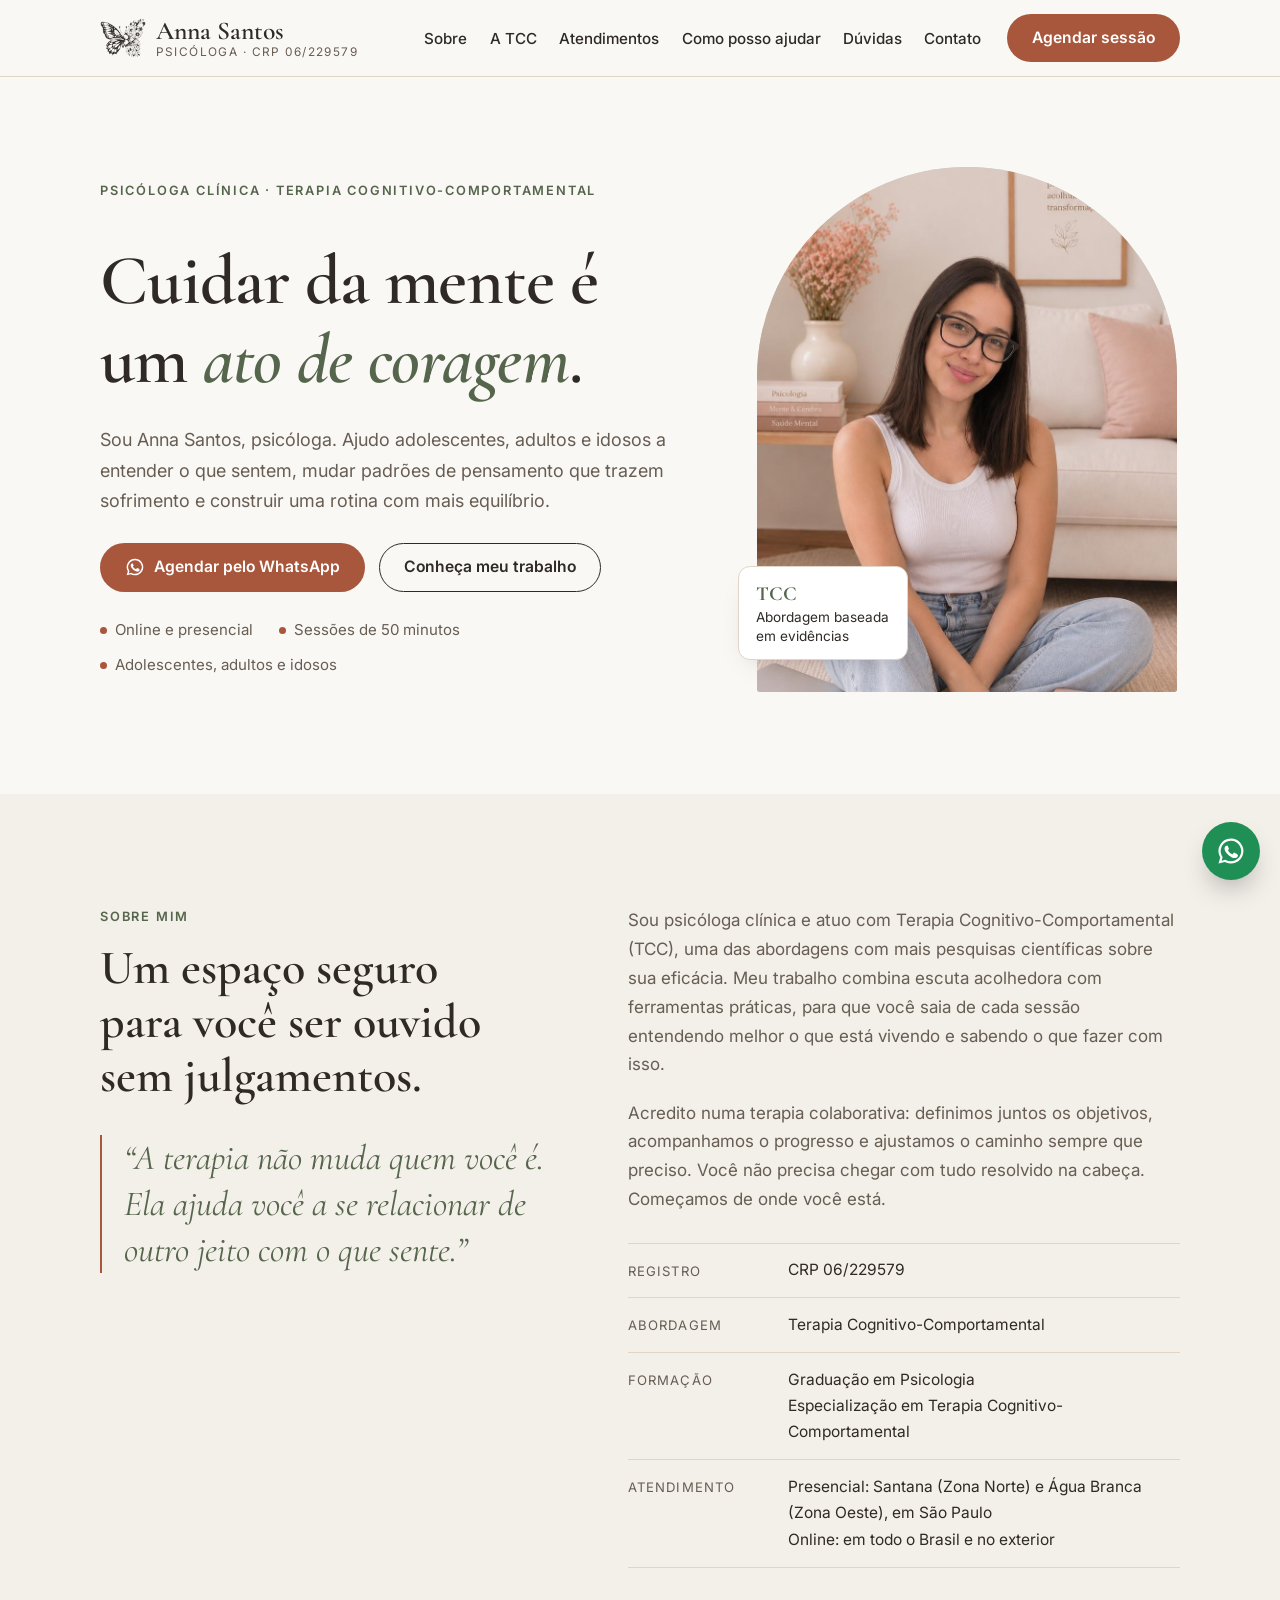
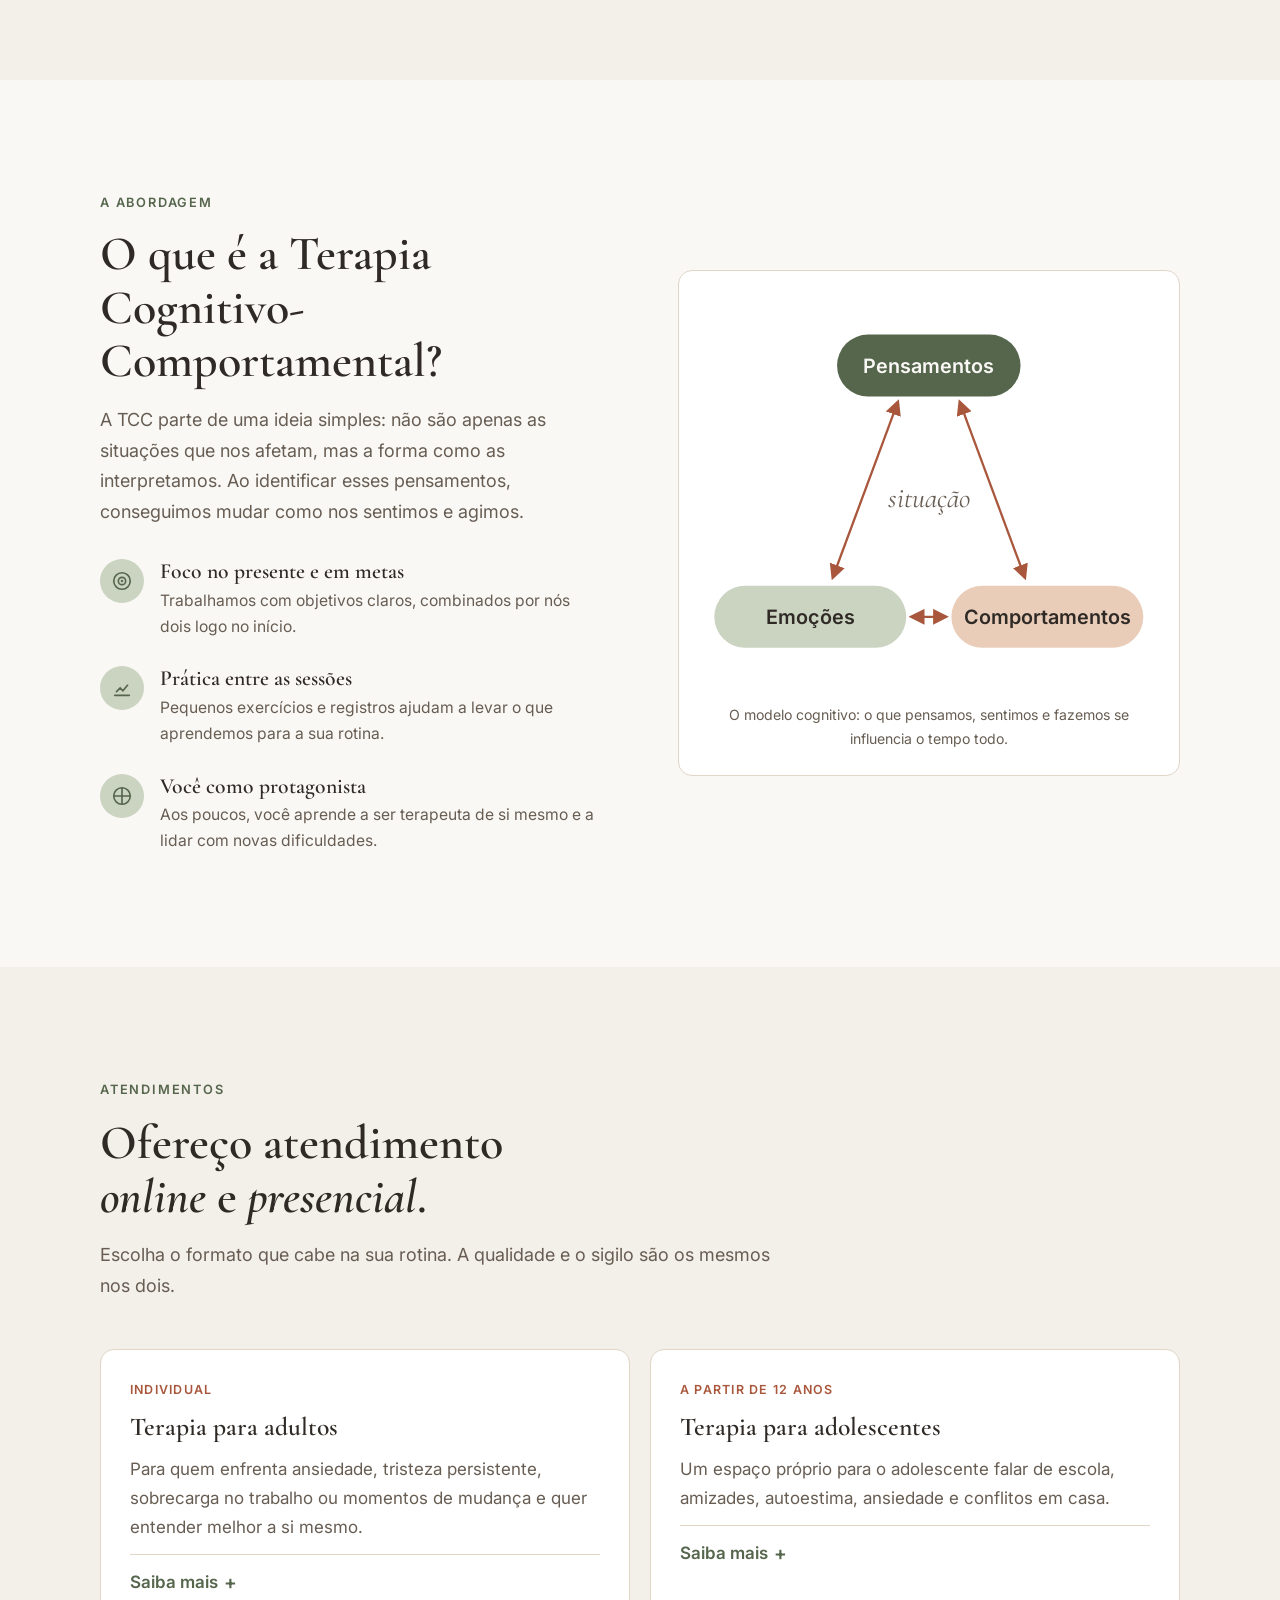
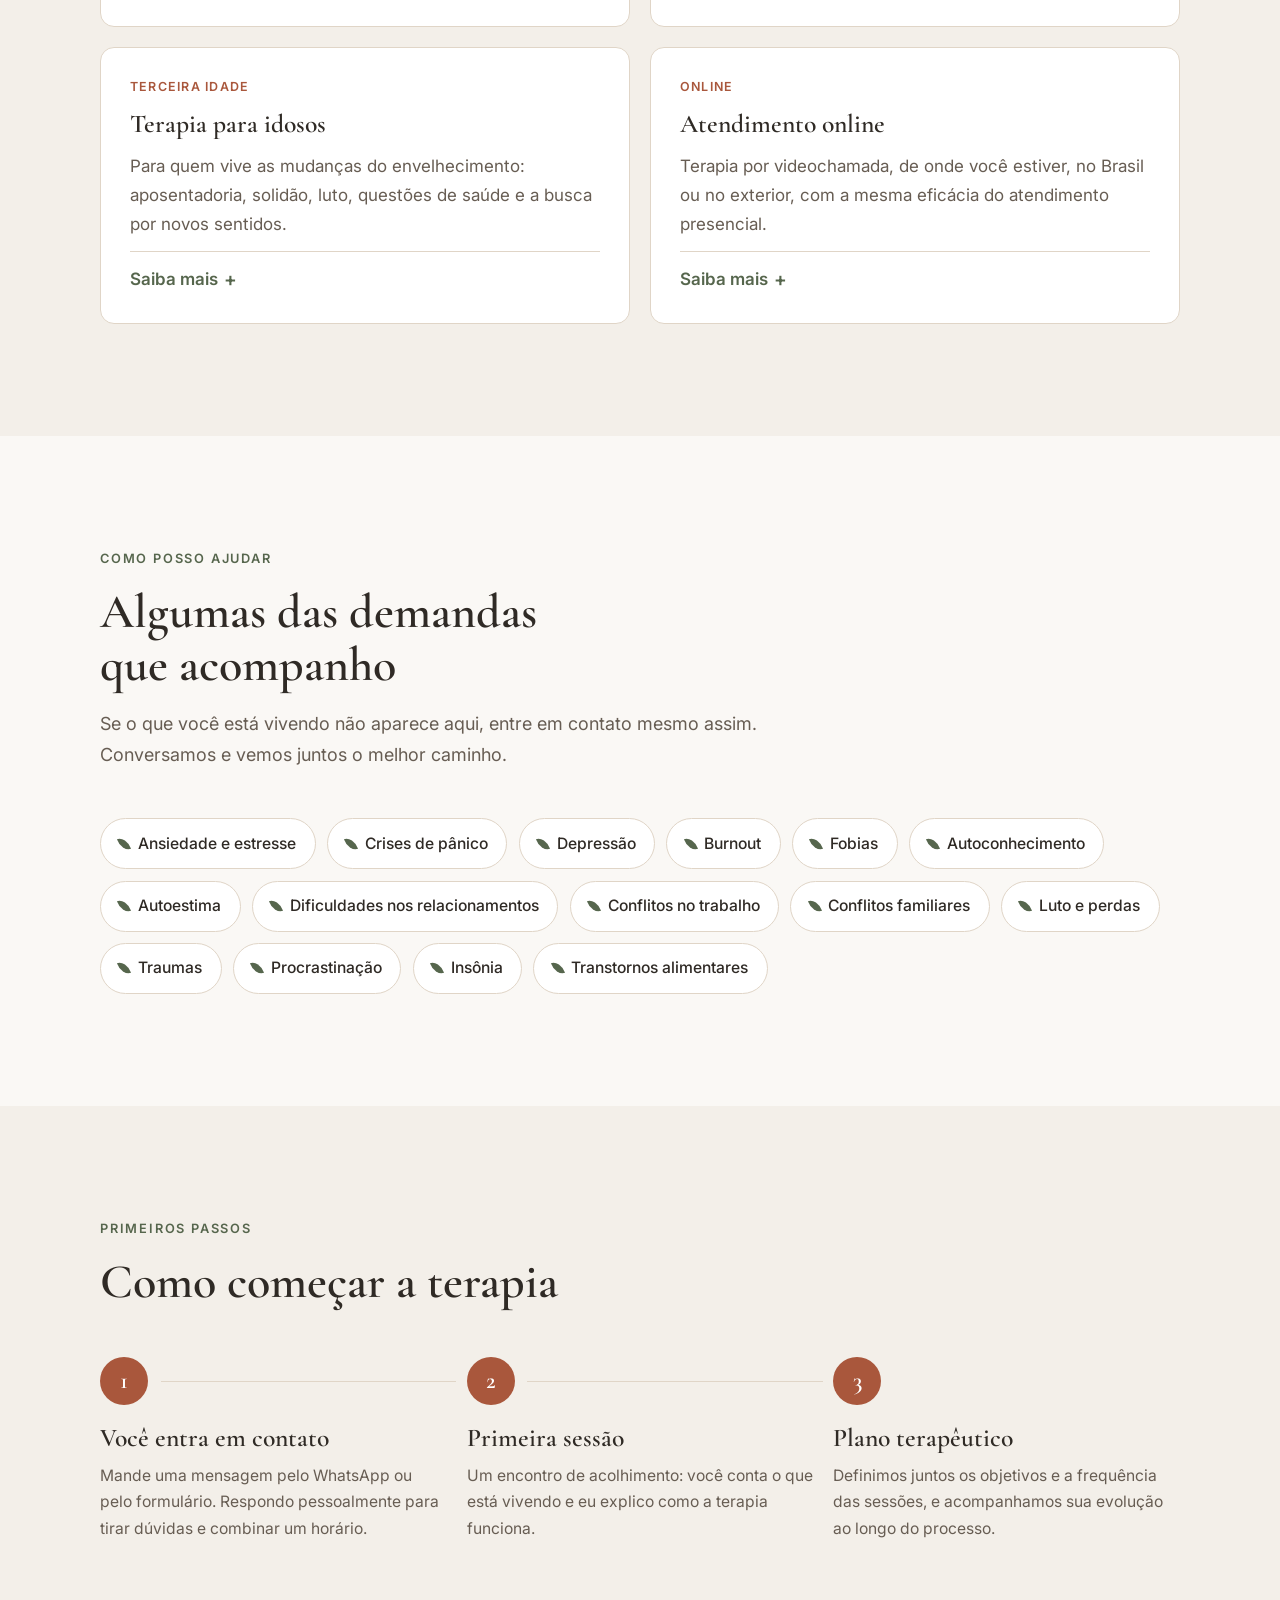
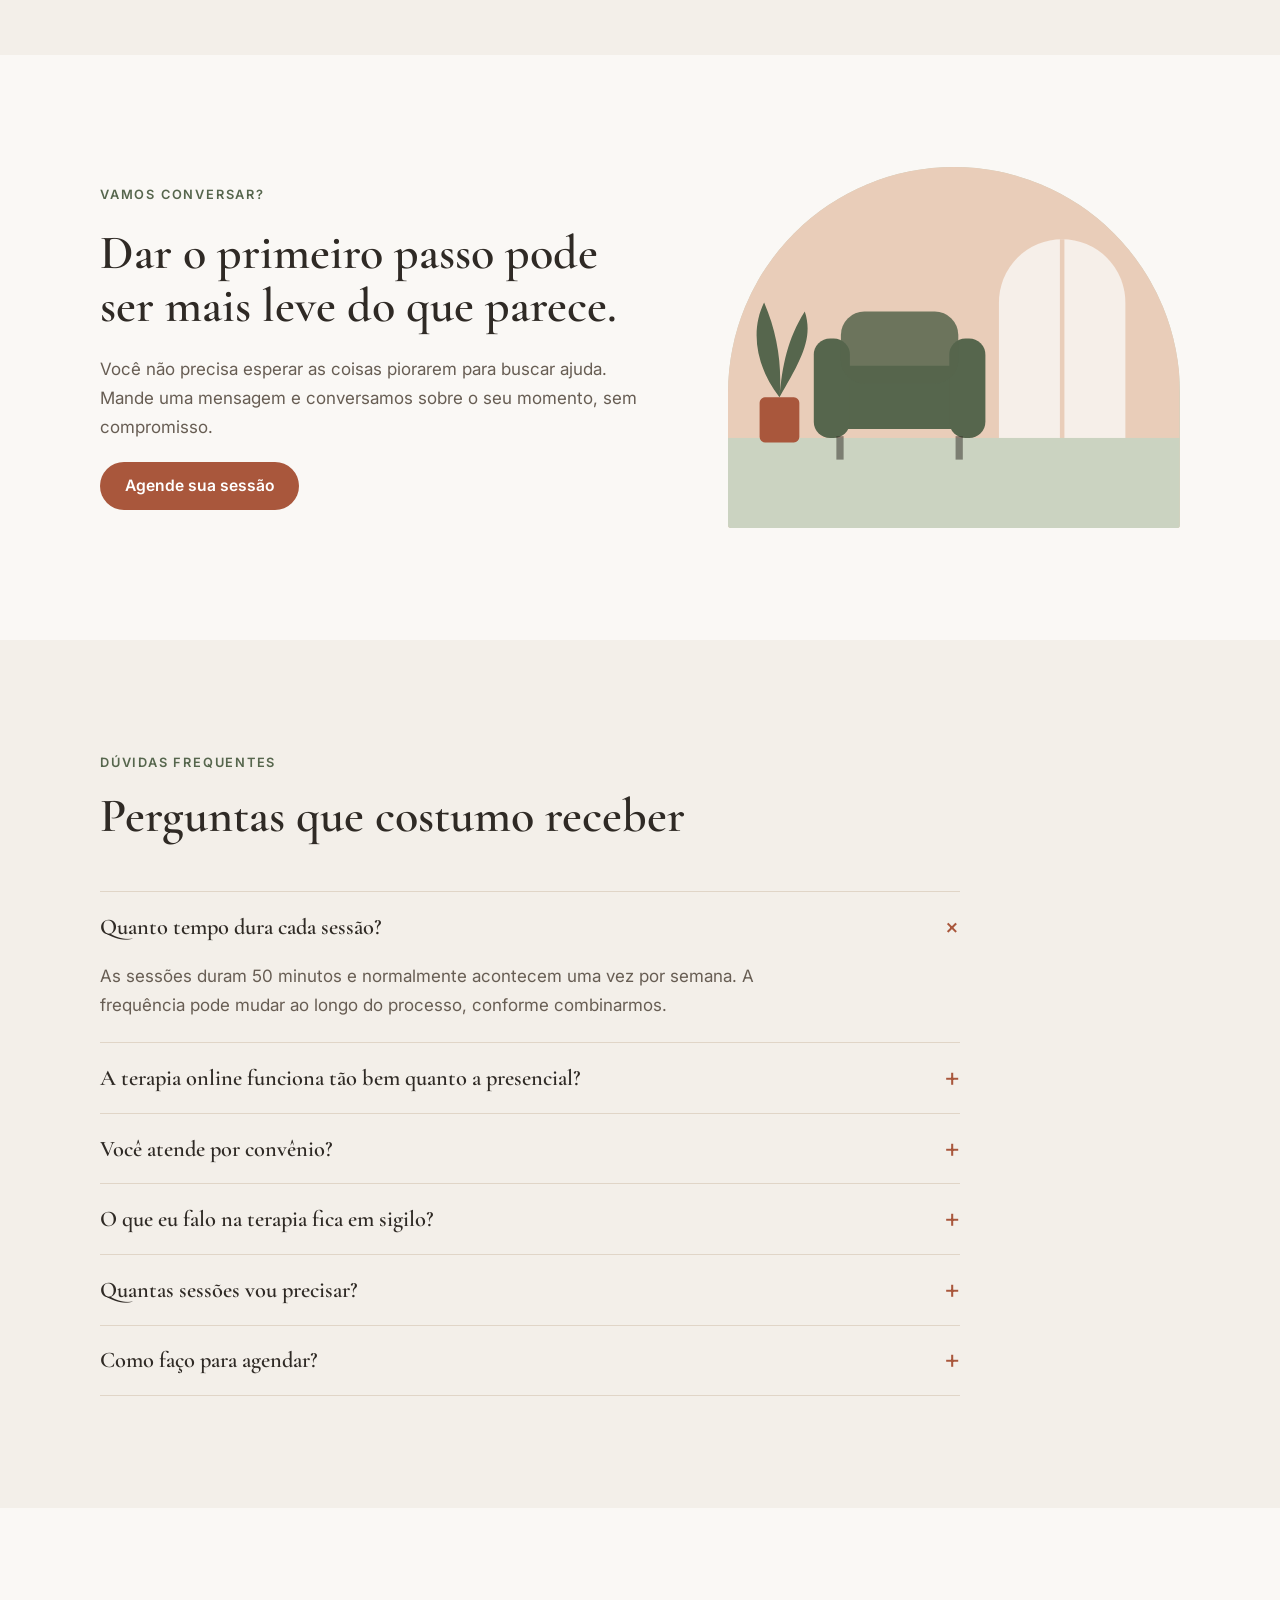
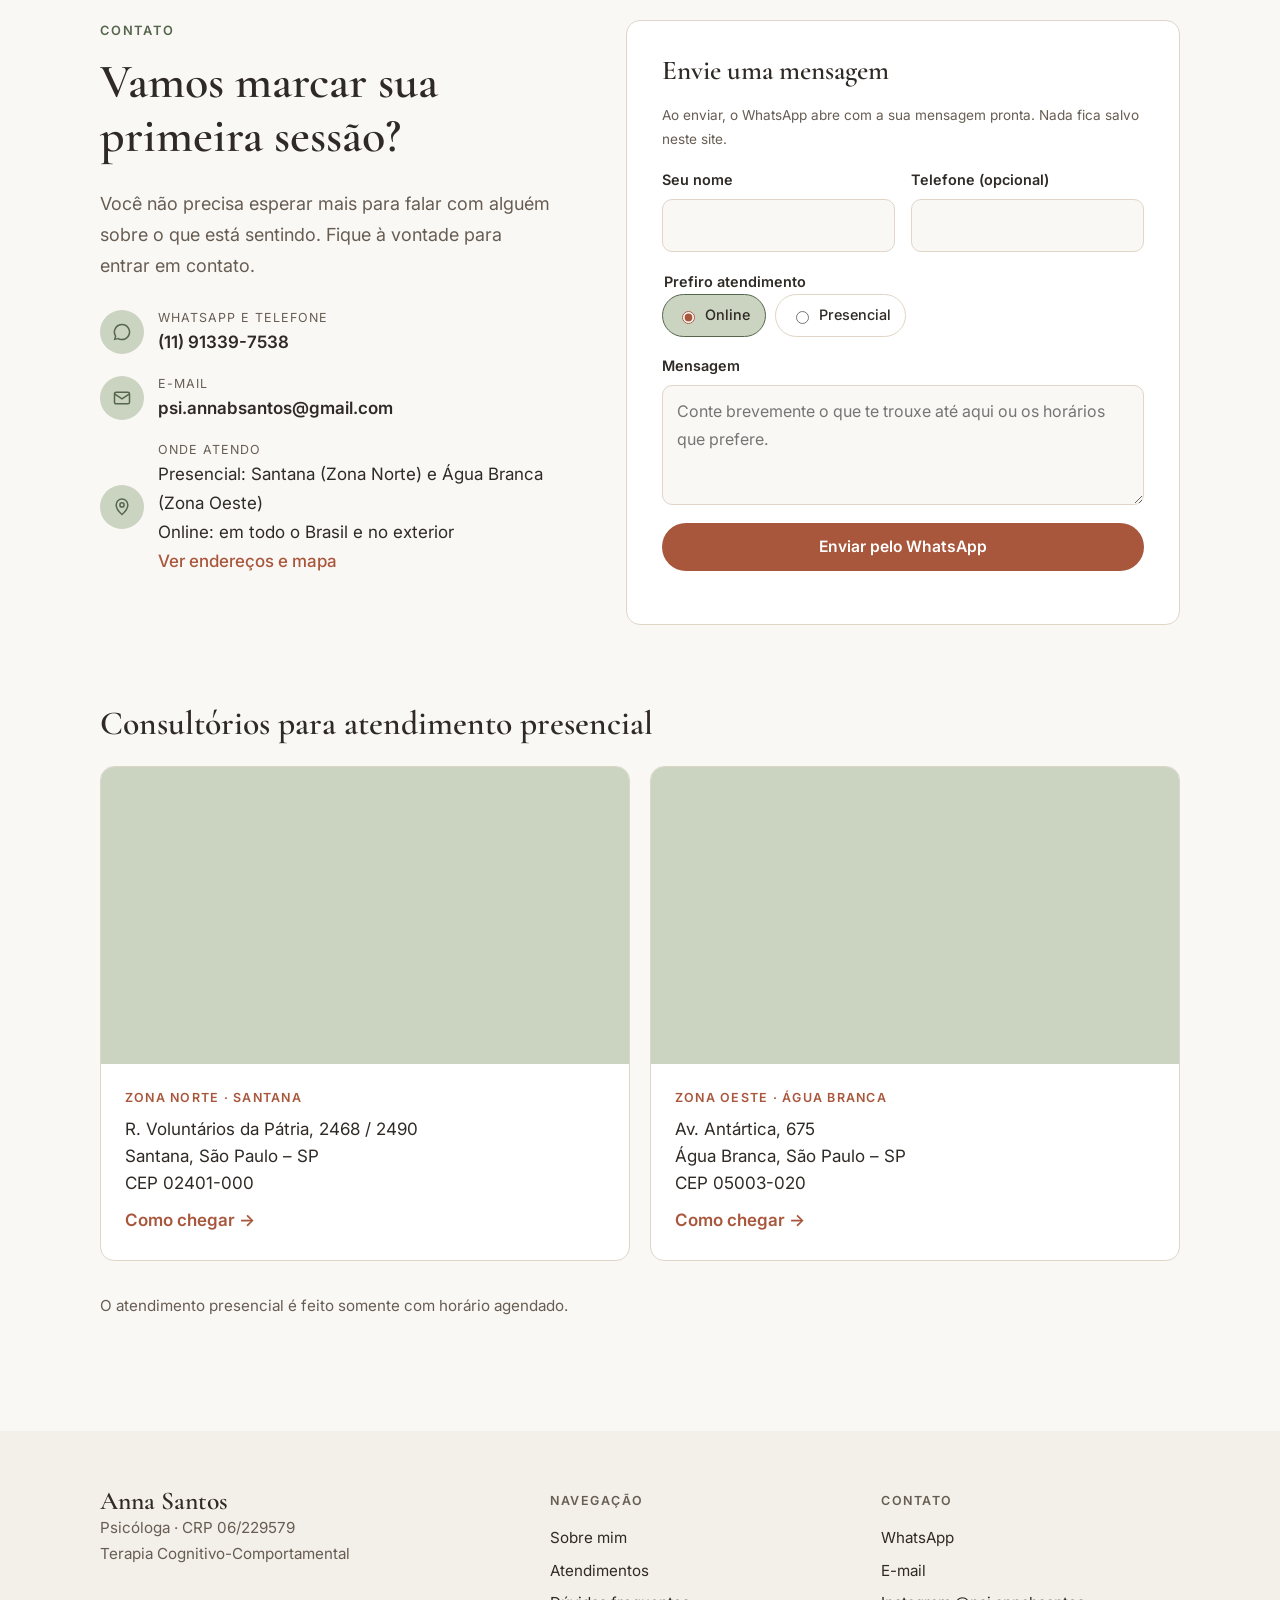
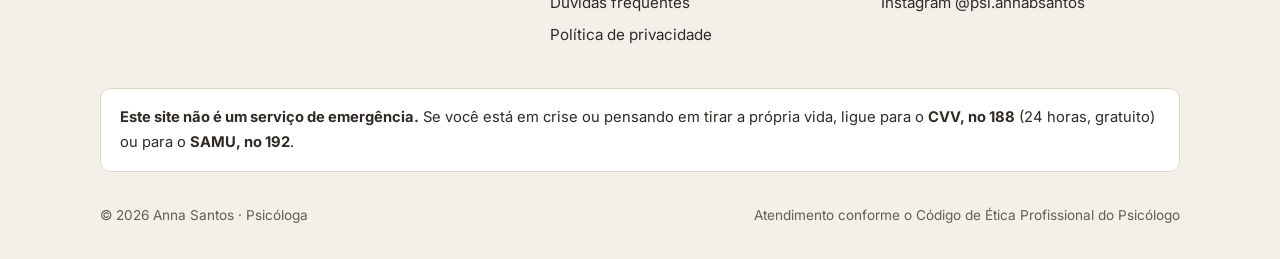
<file: index.html>
<!doctype html>
<html lang="pt-BR">
<head>
<title>Anna Santos Psicóloga</title>
<meta name="claude:viewport-fit-sides" content="cover">
<meta charset="utf-8">
<meta name="viewport" content="width=device-width, initial-scale=1, viewport-fit=cover">
<meta name="description" content="Anna Santos, psicóloga (CRP 06/229579) especializada em Terapia Cognitivo-Comportamental. Atendimento online e presencial em São Paulo para ansiedade, depressão, burnout e mais.">
<meta name="theme-color" content="#FAF8F5">
<link rel="icon" type="image/png" href="img/favicon.png">
<link rel="apple-touch-icon" href="img/apple-touch-icon.png">
<!-- Compartilhamento em redes sociais -->
<meta property="og:type" content="website">
<meta property="og:locale" content="pt_BR">
<meta property="og:title" content="Anna Santos | Psicóloga · Terapia Cognitivo-Comportamental">
<meta property="og:description" content="Atendimento psicológico online e presencial em São Paulo, com base na Terapia Cognitivo-Comportamental.">
<meta property="og:url" content="https://4lmeida.github.io/psianna-santos/">
<meta property="og:site_name" content="Anna Santos · Psicóloga">
<meta property="og:image" content="https://4lmeida.github.io/psianna-santos/img/og.jpg">
<meta property="og:image:width" content="1200">
<meta property="og:image:height" content="630">
<meta property="og:image:alt" content="Anna Santos, psicóloga, CRP 06/229579, Terapia Cognitivo-Comportamental">
<meta name="twitter:card" content="summary_large_image">
<link rel="canonical" href="https://4lmeida.github.io/psianna-santos/">
<link rel="preconnect" href="https://fonts.googleapis.com">
<link rel="preconnect" href="https://fonts.gstatic.com" crossorigin>
<link rel="stylesheet" href="https://fonts.googleapis.com/css2?family=Cormorant+Garamond:ital,wght@0,500;0,600;1,500;1,600&family=Inter:wght@400;500;600&display=swap">
<meta name="color-scheme" content="light">
<link rel="stylesheet" href="styles.css?v=19">
<script type="application/ld+json">
{
  "@context": "https://schema.org",
  "@type": "Psychologist",
  "name": "Anna Santos – Psicóloga",
  "description": "Psicoterapia em Terapia Cognitivo-Comportamental, online e presencial.",
  "telephone": "+55-11-91339-7538",
  "email": "psi.annabsantos@gmail.com",
  "areaServed": "São Paulo, SP",
  "sameAs": ["https://www.instagram.com/psi.annabsantos/"],
  "address": [
    { "@type": "PostalAddress", "streetAddress": "R. Voluntários da Pátria, 2468", "addressLocality": "São Paulo", "addressRegion": "SP", "postalCode": "02401-000", "addressCountry": "BR" },
    { "@type": "PostalAddress", "streetAddress": "Av. Antártica, 675", "addressLocality": "São Paulo", "addressRegion": "SP", "postalCode": "05003-020", "addressCountry": "BR" }
  ],
  "knowsAbout": ["Terapia Cognitivo-Comportamental", "Ansiedade", "Depressão", "Burnout"]
}
</script>
</head>
<body>

<a class="skip" href="#conteudo">Pular para o conteúdo</a>

<header class="header">
  <div class="wrap header__inner">
    <a class="brand" href="#inicio" aria-label="Anna Santos, Psicóloga, voltar ao início">
      <img class="brand__logo" src="img/borboleta.png" alt="" width="278" height="242">
      <span class="brand__text">
        <span class="brand__name">Anna Santos</span>
        <span class="brand__crp">Psicóloga · CRP 06/229579</span>
      </span>
    </a>
    <button class="nav-toggle" type="button" aria-expanded="false" aria-controls="menu" aria-label="Abrir menu">
      <svg viewBox="0 0 24 24" fill="none" stroke="currentColor" stroke-width="2" stroke-linecap="round" aria-hidden="true"><path d="M4 7h16M4 12h16M4 17h16"/></svg>
    </button>
    <nav class="nav" id="menu" aria-label="Menu principal">
      <ul class="nav__list">
        <li><a href="#sobre">Sobre</a></li>
        <li><a href="#tcc">A TCC</a></li>
        <li><a href="#atendimentos">Atendimentos</a></li>
        <li><a href="#ajuda">Como posso ajudar</a></li>
        <li><a href="#duvidas">Dúvidas</a></li>
        <li><a href="#contato">Contato</a></li>
      </ul>
      <a class="btn btn--primary" href="#contato">Agendar sessão</a>
    </nav>
  </div>
</header>

<main id="conteudo">

  <!-- HERO -->
  <section class="hero" id="inicio">
    <div class="wrap hero__grid">
      <div class="hero__text">
        <span class="eyebrow">Psicóloga clínica · Terapia Cognitivo-Comportamental</span>
        <h1>Cuidar da mente é um <em>ato de coragem</em>.</h1>
        <p class="lede">Sou Anna Santos, psicóloga. Ajudo adolescentes, adultos e idosos a entender o que sentem, mudar padrões de pensamento que trazem sofrimento e construir uma rotina com mais equilíbrio.</p>
        <div class="hero__actions">
          <a class="btn btn--primary" data-wa href="https://wa.me/5511913397538" target="_blank" rel="noopener">
            <svg viewBox="0 0 24 24" fill="currentColor" aria-hidden="true"><path d="M12 2a10 10 0 0 0-8.6 15.1L2 22l5-1.3A10 10 0 1 0 12 2Zm0 18.2a8.2 8.2 0 0 1-4.2-1.1l-.3-.2-3 .8.8-2.9-.2-.3A8.2 8.2 0 1 1 12 20.2Zm4.5-6.1c-.2-.1-1.5-.7-1.7-.8-.2-.1-.4-.1-.6.1l-.8 1c-.1.2-.3.2-.5.1a6.7 6.7 0 0 1-3.3-2.9c-.3-.4.3-.4.7-1.3.1-.2 0-.3 0-.4l-.8-1.8c-.2-.5-.4-.4-.6-.4h-.5a1 1 0 0 0-.7.3 3 3 0 0 0-.9 2.2 5.2 5.2 0 0 0 1.1 2.7 11.8 11.8 0 0 0 4.5 4c1.7.7 2.3.8 3.2.6a2.7 2.7 0 0 0 1.8-1.2 2.2 2.2 0 0 0 .1-1.3c0-.1-.2-.2-.5-.3Z"/></svg>
            Agendar pelo WhatsApp
          </a>
          <a class="btn btn--ghost" href="#sobre">Conheça meu trabalho</a>
        </div>
        <ul class="hero__facts">
          <li>Online e presencial</li>
          <li>Sessões de 50 minutos</li>
          <li>Adolescentes, adultos e idosos</li>
        </ul>
      </div>

      <div class="hero__figure lift">
        <div class="arch">
          <img src="img/anna.jpg" alt="Anna Santos, psicóloga, sorrindo, sentada no tapete de uma sala clara com sofá e livros" width="875" height="1280" style="object-position:50% 25%" fetchpriority="high">
        </div>
        <p class="hero__badge"><strong>TCC</strong>Abordagem baseada<br>em evidências</p>
      </div>
    </div>
  </section>

  <!-- SOBRE -->
  <section class="section section--band" id="sobre">
    <div class="wrap about">
      <div class="lift">
        <span class="eyebrow">Sobre mim</span>
        <h2>Um espaço seguro para você ser ouvido sem julgamentos.</h2>
        <p class="about__quote" style="margin-top:2rem">“A terapia não muda quem você é. Ela ajuda você a se relacionar de outro jeito com o que sente.”</p>
      </div>
      <div class="about__body">
        <p>Sou psicóloga clínica e atuo com Terapia Cognitivo-Comportamental (TCC), uma das abordagens com mais pesquisas científicas sobre sua eficácia. Meu trabalho combina escuta acolhedora com ferramentas práticas, para que você saia de cada sessão entendendo melhor o que está vivendo e sabendo o que fazer com isso.</p>
        <p>Acredito numa terapia colaborativa: definimos juntos os objetivos, acompanhamos o progresso e ajustamos o caminho sempre que preciso. Você não precisa chegar com tudo resolvido na cabeça. Começamos de onde você está.</p>
        <ul class="creds">
          <li><span>Registro</span>CRP 06/229579</li>
          <li><span>Abordagem</span>Terapia Cognitivo-Comportamental</li>
          <li><span>Formação</span>Graduação em Psicologia<br>Especialização em Terapia Cognitivo-Comportamental</li>
          <li><span>Atendimento</span>Presencial: Santana (Zona Norte) e Água Branca (Zona Oeste), em São Paulo<br>Online: em todo o Brasil e no exterior</li>
        </ul>
      </div>
    </div>
  </section>

  <!-- TCC -->
  <section class="section" id="tcc">
    <div class="wrap tcc">
      <div>
        <span class="eyebrow">A abordagem</span>
        <h2>O que é a Terapia Cognitivo-Comportamental?</h2>
        <p class="lede" style="margin-top:1rem">A TCC parte de uma ideia simples: não são apenas as situações que nos afetam, mas a forma como as interpretamos. Ao identificar esses pensamentos, conseguimos mudar como nos sentimos e agimos.</p>
        <div class="pillars">
          <div class="pillar">
            <span class="pillar__icon"><svg viewBox="0 0 24 24" fill="none" stroke="currentColor" stroke-width="1.8" stroke-linecap="round" aria-hidden="true"><circle cx="12" cy="12" r="9"/><circle cx="12" cy="12" r="4"/><circle cx="12" cy="12" r="0.5"/></svg></span>
            <div><h3>Foco no presente e em metas</h3><p>Trabalhamos com objetivos claros, combinados por nós dois logo no início.</p></div>
          </div>
          <div class="pillar">
            <span class="pillar__icon"><svg viewBox="0 0 24 24" fill="none" stroke="currentColor" stroke-width="1.8" stroke-linecap="round" aria-hidden="true"><path d="M4 20h16M6 16l4-4 3 3 5-6"/></svg></span>
            <div><h3>Prática entre as sessões</h3><p>Pequenos exercícios e registros ajudam a levar o que aprendemos para a sua rotina.</p></div>
          </div>
          <div class="pillar">
            <span class="pillar__icon"><svg viewBox="0 0 24 24" fill="none" stroke="currentColor" stroke-width="1.8" stroke-linecap="round" aria-hidden="true"><path d="M12 3v18M3 12h18"/><circle cx="12" cy="12" r="9"/></svg></span>
            <div><h3>Você como protagonista</h3><p>Aos poucos, você aprende a ser terapeuta de si mesmo e a lidar com novas dificuldades.</p></div>
          </div>
        </div>
      </div>

      <figure class="tcc__diagram lift" style="margin:0">
        <svg viewBox="0 0 320 280" role="img" aria-labelledby="diag-t">
          <title id="diag-t">Modelo cognitivo: pensamentos, emoções e comportamentos se influenciam mutuamente diante de uma situação</title>
          <defs>
            <marker id="arw" viewBox="0 0 10 10" refX="8" refY="5" markerWidth="7" markerHeight="7" orient="auto-start-reverse">
              <path d="M0 0 L10 5 L0 10 z" fill="var(--clay)"/>
            </marker>
          </defs>
          <g stroke="var(--clay)" stroke-width="1.6" fill="none">
            <line x1="138" y1="76" x2="92" y2="200" marker-start="url(#arw)" marker-end="url(#arw)"/>
            <line x1="182" y1="76" x2="228" y2="200" marker-start="url(#arw)" marker-end="url(#arw)"/>
            <line x1="148" y1="228" x2="172" y2="228" marker-start="url(#arw)" marker-end="url(#arw)"/>
          </g>
          <g font-family="Inter, system-ui, sans-serif" font-size="14" font-weight="600" text-anchor="middle">
            <rect x="95" y="28" width="130" height="44" rx="22" fill="var(--sage)"/>
            <text x="160" y="55" fill="var(--bg)">Pensamentos</text>
            <rect x="8" y="206" width="136" height="44" rx="22" fill="var(--sage-soft)"/>
            <text x="76" y="233" fill="var(--ink)">Emoções</text>
            <rect x="176" y="206" width="136" height="44" rx="22" fill="var(--clay-soft)"/>
            <text x="244" y="233" fill="var(--ink)">Comportamentos</text>
          </g>
          <text x="160" y="150" text-anchor="middle" font-family="Cormorant Garamond, Georgia, serif" font-style="italic" font-size="20" fill="var(--muted)">situação</text>
        </svg>
        <figcaption>O modelo cognitivo: o que pensamos, sentimos e fazemos se influencia o tempo todo.</figcaption>
      </figure>
    </div>
  </section>

  <!-- ATENDIMENTOS -->
  <section class="section section--band" id="atendimentos">
    <div class="wrap">
      <div class="section-head">
        <span class="eyebrow" style="margin:0">Atendimentos</span>
        <h2>Ofereço atendimento <em>online</em> e <em>presencial</em>.</h2>
        <p class="lede">Escolha o formato que cabe na sua rotina. A qualidade e o sigilo são os mesmos nos dois.</p>
      </div>
      <div class="services">
        <article class="service lift">
          <span class="service__tag">Individual</span>
          <h3>Terapia para adultos</h3>
          <p>Para quem enfrenta ansiedade, tristeza persistente, sobrecarga no trabalho ou momentos de mudança e quer entender melhor a si mesmo.</p>
          <details>
            <summary>Saiba mais</summary>
            <p>Sessões semanais de 50 minutos. Começamos com uma avaliação das suas queixas e da sua história e, a partir dela, montamos juntos um plano com objetivos concretos.</p>
          </details>
        </article>
        <article class="service lift">
          <span class="service__tag">A partir de 12 anos</span>
          <h3>Terapia para adolescentes</h3>
          <p>Um espaço próprio para o adolescente falar de escola, amizades, autoestima, ansiedade e conflitos em casa.</p>
          <details>
            <summary>Saiba mais</summary>
            <p>O sigilo do adolescente é respeitado. Os responsáveis participam de encontros de orientação combinados previamente, sempre com o conhecimento do adolescente.</p>
          </details>
        </article>
        <article class="service lift">
          <span class="service__tag">Terceira idade</span>
          <h3>Terapia para idosos</h3>
          <p>Para quem vive as mudanças do envelhecimento: aposentadoria, solidão, luto, questões de saúde e a busca por novos sentidos.</p>
          <details>
            <summary>Saiba mais</summary>
            <p>Um espaço de escuta respeitoso, no ritmo de cada pessoa. O atendimento pode ser presencial ou online, e a família participa quando for útil e combinado.</p>
          </details>
        </article>
        <article class="service lift">
          <span class="service__tag">Online</span>
          <h3>Atendimento online</h3>
          <p>Terapia por videochamada, de onde você estiver, no Brasil ou no exterior, com a mesma eficácia do atendimento presencial.</p>
          <details>
            <summary>Saiba mais</summary>
            <p>Você só precisa de um lugar reservado, internet estável e fone de ouvido. As sessões seguem as normas do Conselho Federal de Psicologia para atendimento on-line.</p>
          </details>
        </article>
      </div>
    </div>
  </section>

  <!-- COMO POSSO AJUDAR -->
  <section class="section" id="ajuda">
    <div class="wrap">
      <div class="section-head">
        <span class="eyebrow" style="margin:0">Como posso ajudar</span>
        <h2>Algumas das demandas que acompanho</h2>
        <p class="lede">Se o que você está vivendo não aparece aqui, entre em contato mesmo assim. Conversamos e vemos juntos o melhor caminho.</p>
      </div>
      <ul class="topics">
        <li>Ansiedade e estresse</li>
        <li>Crises de pânico</li>
        <li>Depressão</li>
        <li>Burnout</li>
        <li>Fobias</li>
        <li>Autoconhecimento</li>
        <li>Autoestima</li>
        <li>Dificuldades nos relacionamentos</li>
        <li>Conflitos no trabalho</li>
        <li>Conflitos familiares</li>
        <li>Luto e perdas</li>
        <li>Traumas</li>
        <li>Procrastinação</li>
        <li>Insônia</li>
        <li>Transtornos alimentares</li>
      </ul>
    </div>
  </section>

  <!-- COMO FUNCIONA -->
  <section class="section section--band" id="como-funciona">
    <div class="wrap">
      <div class="section-head">
        <span class="eyebrow" style="margin:0">Primeiros passos</span>
        <h2>Como começar a terapia</h2>
      </div>
      <ol class="steps">
        <li class="step">
          <h3>Você entra em contato</h3>
          <p>Mande uma mensagem pelo WhatsApp ou pelo formulário. Respondo pessoalmente para tirar dúvidas e combinar um horário.</p>
        </li>
        <li class="step">
          <h3>Primeira sessão</h3>
          <p>Um encontro de acolhimento: você conta o que está vivendo e eu explico como a terapia funciona.</p>
        </li>
        <li class="step">
          <h3>Plano terapêutico</h3>
          <p>Definimos juntos os objetivos e a frequência das sessões, e acompanhamos sua evolução ao longo do processo.</p>
        </li>
      </ol>
    </div>
  </section>

  <!-- VAMOS CONVERSAR -->
  <section class="section">
    <div class="wrap cta">
      <div class="cta__text">
        <span class="eyebrow" style="margin:0">Vamos conversar?</span>
        <h2>Dar o primeiro passo pode ser mais leve do que parece.</h2>
        <p>Você não precisa esperar as coisas piorarem para buscar ajuda. Mande uma mensagem e conversamos sobre o seu momento, sem compromisso.</p>
        <div><a class="btn btn--primary" data-wa href="https://wa.me/5511913397538" target="_blank" rel="noopener">Agende sua sessão</a></div>
      </div>
      <div class="arch lift">
        <!-- EDITAR: quando tiver a foto do consultório, troque o <svg> por:
             <img src="img/consultorio.jpg" alt="Consultório da psicóloga Anna Santos, com poltronas e plantas" width="1000" height="800"> -->
        <svg viewBox="0 0 500 400" role="img" aria-label="Ilustração de um consultório acolhedor com poltrona, planta e janela em arco">
          <rect width="500" height="400" fill="var(--clay-soft)"/>
          <path d="M300 300 V150 a70 70 0 0 1 140 0 V300 Z" fill="var(--bg)" opacity=".8"/>
          <line x1="370" y1="80" x2="370" y2="300" stroke="var(--clay-soft)" stroke-width="5"/>
          <rect y="300" width="500" height="100" fill="var(--sage-soft)"/>
          <rect x="110" y="220" width="160" height="70" rx="22" fill="var(--sage)"/>
          <rect x="95" y="190" width="40" height="110" rx="18" fill="var(--sage)"/>
          <rect x="245" y="190" width="40" height="110" rx="18" fill="var(--sage)"/>
          <rect x="125" y="160" width="130" height="80" rx="26" fill="var(--sage)" opacity=".85"/>
          <rect x="120" y="298" width="8" height="26" fill="var(--ink)" opacity=".5"/>
          <rect x="252" y="298" width="8" height="26" fill="var(--ink)" opacity=".5"/>
          <rect x="35" y="255" width="44" height="50" rx="6" fill="var(--clay)"/>
          <path d="M57 255 C 30 220, 25 180, 40 150 C 55 185, 60 220, 57 255 Z M57 255 C 80 215, 95 190, 85 160 C 66 190, 60 220, 57 255 Z" fill="var(--sage)"/>
        </svg>
      </div>
    </div>
  </section>

  <!-- DÚVIDAS -->
  <section class="section section--band" id="duvidas">
    <div class="wrap">
      <div class="section-head">
        <span class="eyebrow" style="margin:0">Dúvidas frequentes</span>
        <h2>Perguntas que costumo receber</h2>
      </div>
      <div class="faq">
        <details name="faq" open>
          <summary>Quanto tempo dura cada sessão?</summary>
          <p>As sessões duram 50 minutos e normalmente acontecem uma vez por semana. A frequência pode mudar ao longo do processo, conforme combinarmos.</p>
        </details>
        <details name="faq">
          <summary>A terapia online funciona tão bem quanto a presencial?</summary>
          <p>Sim. Pesquisas mostram resultados equivalentes para a maioria das demandas. O importante é ter um lugar reservado, onde você se sinta à vontade para falar.</p>
        </details>
        <details name="faq">
          <summary>Você atende por convênio?</summary>
          <!-- EDITAR: confirme a política de convênio/reembolso -->
          <p>O atendimento é particular. Emito recibo para que você solicite reembolso ao seu plano de saúde, caso ele ofereça essa opção. Vale consultar seu plano antes.</p>
        </details>
        <details name="faq">
          <summary>O que eu falo na terapia fica em sigilo?</summary>
          <p>Sim. O sigilo é um dever ético do psicólogo, previsto no Código de Ética Profissional. Ele só pode ser quebrado em situações excepcionais de risco à vida, conforme a lei.</p>
        </details>
        <details name="faq">
          <summary>Quantas sessões vou precisar?</summary>
          <p>Depende dos seus objetivos e do que você está vivendo. A TCC costuma ter uma duração mais definida que outras abordagens, e revisamos juntos o progresso periodicamente.</p>
        </details>
        <details name="faq">
          <summary>Como faço para agendar?</summary>
          <p>Mande uma mensagem pelo WhatsApp ou preencha o formulário abaixo. Respondo com os horários disponíveis e as informações sobre valores.</p>
        </details>
      </div>
    </div>
  </section>

  <!-- CONTATO -->
  <section class="section" id="contato">
    <div class="wrap contact">
      <div class="contact__info">
        <div>
          <span class="eyebrow">Contato</span>
          <h2>Vamos marcar sua primeira sessão?</h2>
        </div>
        <p class="lede">Você não precisa esperar mais para falar com alguém sobre o que está sentindo. Fique à vontade para entrar em contato.</p>
        <ul class="channels">
          <li>
            <span class="ico"><svg viewBox="0 0 24 24" fill="currentColor" aria-hidden="true"><path d="M12 2a10 10 0 0 0-8.6 15.1L2 22l5-1.3A10 10 0 1 0 12 2Zm0 18.2a8.2 8.2 0 0 1-4.2-1.1l-.3-.2-3 .8.8-2.9-.2-.3A8.2 8.2 0 1 1 12 20.2Z"/></svg></span>
            <div><small>WhatsApp e telefone</small><a data-wa href="https://wa.me/5511913397538" target="_blank" rel="noopener">(11) 91339-7538</a></div>
          </li>
          <li>
            <span class="ico"><svg viewBox="0 0 24 24" fill="none" stroke="currentColor" stroke-width="1.8" aria-hidden="true"><rect x="3" y="5" width="18" height="14" rx="2"/><path d="m3 7 9 6 9-6"/></svg></span>
            <div><small>E-mail</small><a href="mailto:psi.annabsantos@gmail.com">psi.annabsantos@gmail.com</a></div>
          </li>
          <li>
            <span class="ico"><svg viewBox="0 0 24 24" fill="none" stroke="currentColor" stroke-width="1.8" aria-hidden="true"><path d="M12 21s-7-6.2-7-11.5a7 7 0 0 1 14 0C19 14.8 12 21 12 21Z"/><circle cx="12" cy="9.5" r="2.5"/></svg></span>
            <div><small>Onde atendo</small>Presencial: Santana (Zona Norte) e Água Branca (Zona Oeste)<br>Online: em todo o Brasil e no exterior<br><a href="#consultorios" style="font-weight:500;color:var(--clay)">Ver endereços e mapa</a></div>
          </li>
        </ul>
      </div>

      <form class="form" id="form-contato" novalidate>
        <h3>Envie uma mensagem</h3>
        <p class="form__hint">Ao enviar, o WhatsApp abre com a sua mensagem pronta. Nada fica salvo neste site.</p>
        <div class="form__row">
          <div class="field">
            <label for="f-nome">Seu nome</label>
            <input id="f-nome" name="nome" type="text" autocomplete="name" required>
          </div>
          <div class="field">
            <label for="f-tel">Telefone (opcional)</label>
            <input id="f-tel" name="telefone" type="tel" autocomplete="tel" inputmode="tel">
          </div>
        </div>
        <fieldset class="field">
          <legend>Prefiro atendimento</legend>
          <div class="radios">
            <label><input type="radio" id="f-online" name="modalidade" value="online" checked> Online</label>
            <label><input type="radio" id="f-presencial" name="modalidade" value="presencial"> Presencial</label>          </div>
        </fieldset>
        <div class="field">
          <label for="f-msg">Mensagem</label>
          <textarea id="f-msg" name="mensagem" placeholder="Conte brevemente o que te trouxe até aqui ou os horários que prefere."></textarea>
        </div>
        <button class="btn btn--primary" type="submit">Enviar pelo WhatsApp</button>
        <p class="form__status" id="form-status" role="status" aria-live="polite"></p>
      </form>
    </div>

    <div class="wrap" id="consultorios">
      <h3 class="locations__title">Consultórios para atendimento presencial</h3>
      <div class="locations">
        <article class="location">
          <iframe class="location__map" title="Mapa do consultório em Santana, Zona Norte de São Paulo" loading="lazy" referrerpolicy="no-referrer-when-downgrade"
            src="https://www.google.com/maps?q=R.+Volunt%C3%A1rios+da+P%C3%A1tria,+2468,+Santana,+S%C3%A3o+Paulo+-+SP,+02401-000&output=embed"></iframe>
          <div class="location__body">
            <span class="location__tag">Zona Norte · Santana</span>
            <address>R. Voluntários da Pátria, 2468 / 2490<br>Santana, São Paulo – SP<br>CEP 02401-000</address>
            <a class="location__link" href="https://www.google.com/maps/search/?api=1&amp;query=R.+Volunt%C3%A1rios+da+P%C3%A1tria,+2468,+Santana,+S%C3%A3o+Paulo+-+SP,+02401-000" target="_blank" rel="noopener">Como chegar →</a>
          </div>
        </article>
        <article class="location">
          <iframe class="location__map" title="Mapa do consultório na Água Branca, Zona Oeste de São Paulo" loading="lazy" referrerpolicy="no-referrer-when-downgrade"
            src="https://www.google.com/maps?q=Av.+Ant%C3%A1rtica,+675,+%C3%81gua+Branca,+S%C3%A3o+Paulo+-+SP,+05003-020&output=embed"></iframe>
          <div class="location__body">
            <span class="location__tag">Zona Oeste · Água Branca</span>
            <address>Av. Antártica, 675<br>Água Branca, São Paulo – SP<br>CEP 05003-020</address>
            <a class="location__link" href="https://www.google.com/maps/search/?api=1&amp;query=Av.+Ant%C3%A1rtica,+675,+%C3%81gua+Branca,+S%C3%A3o+Paulo+-+SP,+05003-020" target="_blank" rel="noopener">Como chegar →</a>
          </div>
        </article>
      </div>
      <p class="note">O atendimento presencial é feito somente com horário agendado.</p>
    </div>
  </section>

</main>

<footer class="footer">
  <div class="wrap">
    <div class="footer__grid">
      <div>
        <h2>Anna Santos</h2>
        <p class="footer__muted">Psicóloga · CRP 06/229579<br>Terapia Cognitivo-Comportamental</p>
      </div>
      <div>
        <span class="footer__title">Navegação</span>
        <ul>
          <li><a href="#sobre">Sobre mim</a></li>
          <li><a href="#atendimentos">Atendimentos</a></li>
          <li><a href="#duvidas">Dúvidas frequentes</a></li>
          <li><a href="politica-de-privacidade.html">Política de privacidade</a></li>
        </ul>
      </div>
      <div>
        <span class="footer__title">Contato</span>
        <ul>
          <li><a data-wa href="https://wa.me/5511913397538" target="_blank" rel="noopener">WhatsApp</a></li>
          <li><a href="mailto:psi.annabsantos@gmail.com">E-mail</a></li>
          <li><a href="https://www.instagram.com/psi.annabsantos/" target="_blank" rel="noopener">Instagram @psi.annabsantos</a></li>
        </ul>
      </div>
    </div>
    <p class="emergency"><strong>Este site não é um serviço de emergência.</strong> Se você está em crise ou pensando em tirar a própria vida, ligue para o <strong>CVV, no 188</strong> (24 horas, gratuito) ou para o <strong>SAMU, no 192</strong>.</p>
    <div class="footer__bottom">
      <span>© <span id="ano">2026</span> Anna Santos · Psicóloga</span>
      <span>Atendimento conforme o Código de Ética Profissional do Psicólogo</span>
    </div>
  </div>
</footer>

<a class="wa-float" data-wa href="https://wa.me/5511913397538" target="_blank" rel="noopener" aria-label="Conversar pelo WhatsApp">
  <svg viewBox="0 0 24 24" fill="currentColor" aria-hidden="true"><path d="M12 2a10 10 0 0 0-8.6 15.1L2 22l5-1.3A10 10 0 1 0 12 2Zm0 18.2a8.2 8.2 0 0 1-4.2-1.1l-.3-.2-3 .8.8-2.9-.2-.3A8.2 8.2 0 1 1 12 20.2Zm4.5-6.1c-.2-.1-1.5-.7-1.7-.8-.2-.1-.4-.1-.6.1l-.8 1c-.1.2-.3.2-.5.1a6.7 6.7 0 0 1-3.3-2.9c-.3-.4.3-.4.7-1.3.1-.2 0-.3 0-.4l-.8-1.8c-.2-.5-.4-.4-.6-.4h-.5a1 1 0 0 0-.7.3 3 3 0 0 0-.9 2.2 5.2 5.2 0 0 0 1.1 2.7 11.8 11.8 0 0 0 4.5 4c1.7.7 2.3.8 3.2.6a2.7 2.7 0 0 0 1.8-1.2 2.2 2.2 0 0 0 .1-1.3c0-.1-.2-.2-.5-.3Z"/></svg>
</a>

<script src="script.js?v=11"></script>
</body>
</html>
</file>
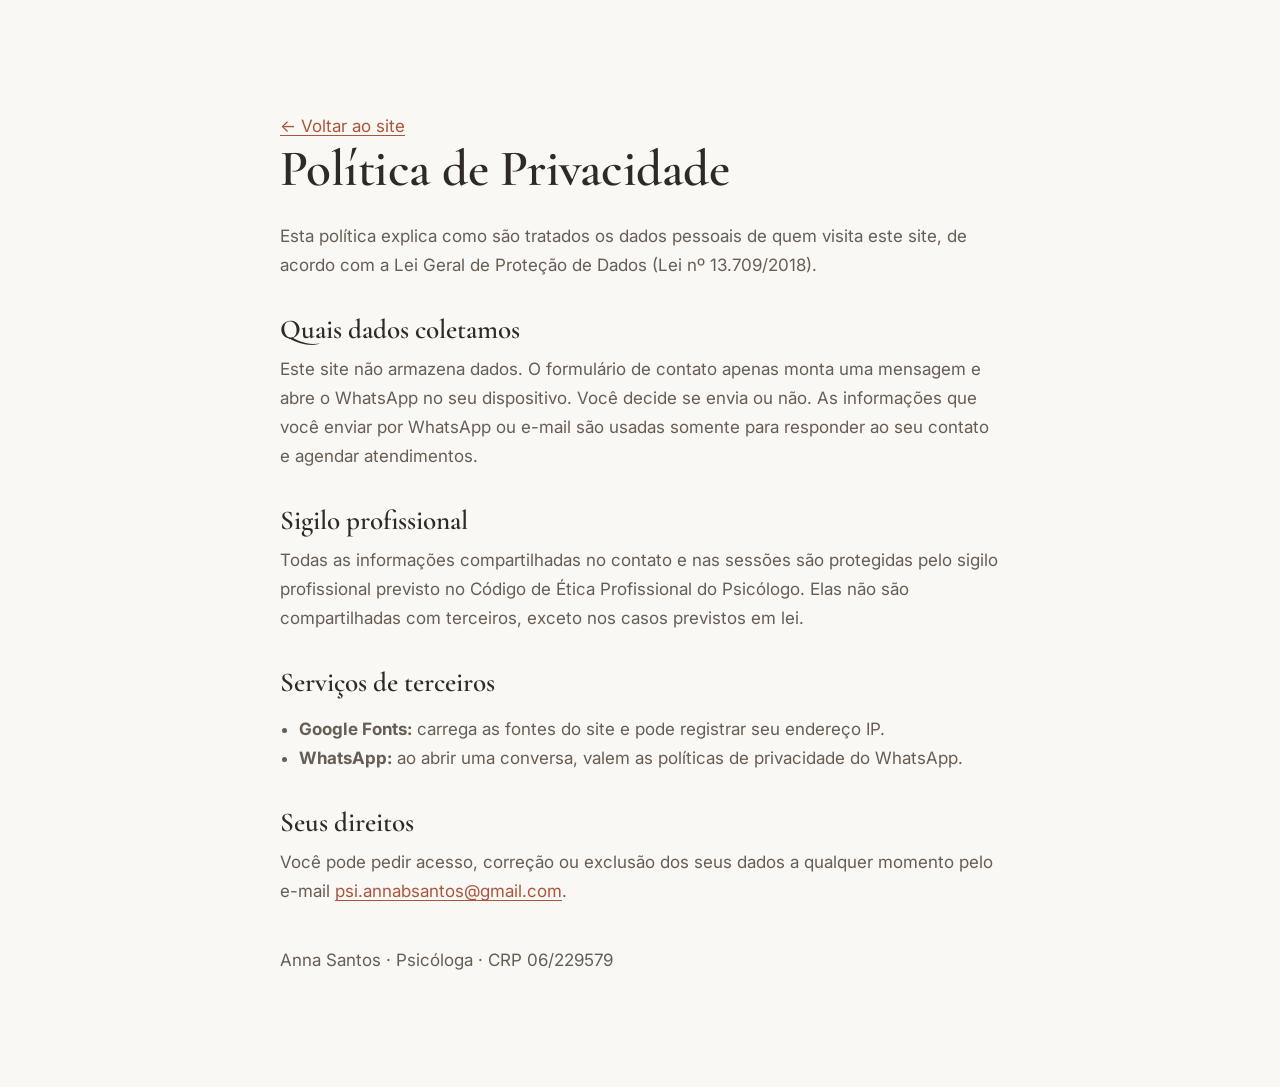
<file: politica-de-privacidade.html>
<!doctype html>
<html lang="pt-BR">
<head>
<meta charset="utf-8">
<meta name="viewport" content="width=device-width, initial-scale=1, viewport-fit=cover">
<title>Política de Privacidade | Anna Santos Psicóloga</title>
<meta name="robots" content="noindex">
<link rel="stylesheet" href="https://fonts.googleapis.com/css2?family=Cormorant+Garamond:wght@600&family=Inter:wght@400;600&display=swap">
<link rel="stylesheet" href="styles.css">
<style>
  .policy { max-width: 760px; }
  .policy h1 { font-size: clamp(2.2rem, 5vw, 3.2rem); margin-bottom: 1.5rem; }
  .policy h2 { font-size: 1.7rem; margin: 2.2rem 0 0.6rem; }
  .policy p, .policy li { color: var(--muted); }
  .policy ul { padding-left: 1.2rem; }
</style>
</head>
<body>
<main class="section">
  <div class="wrap policy">
    <p><a href="index.html">← Voltar ao site</a></p>
    <h1>Política de Privacidade</h1>
    <p>Esta política explica como são tratados os dados pessoais de quem visita este site, de acordo com a Lei Geral de Proteção de Dados (Lei nº 13.709/2018).</p>

    <h2>Quais dados coletamos</h2>
    <p>Este site não armazena dados. O formulário de contato apenas monta uma mensagem e abre o WhatsApp no seu dispositivo. Você decide se envia ou não. As informações que você enviar por WhatsApp ou e-mail são usadas somente para responder ao seu contato e agendar atendimentos.</p>

    <h2>Sigilo profissional</h2>
    <p>Todas as informações compartilhadas no contato e nas sessões são protegidas pelo sigilo profissional previsto no Código de Ética Profissional do Psicólogo. Elas não são compartilhadas com terceiros, exceto nos casos previstos em lei.</p>

    <h2>Serviços de terceiros</h2>
    <ul>
      <li><strong>Google Fonts:</strong> carrega as fontes do site e pode registrar seu endereço IP.</li>
      <li><strong>WhatsApp:</strong> ao abrir uma conversa, valem as políticas de privacidade do WhatsApp.</li>
    </ul>

    <h2>Seus direitos</h2>
    <p>Você pode pedir acesso, correção ou exclusão dos seus dados a qualquer momento pelo e-mail <a href="mailto:psi.annabsantos@gmail.com">psi.annabsantos@gmail.com</a>.</p>

    <p style="margin-top:2.5rem">Anna Santos · Psicóloga · CRP 06/229579</p>
  </div>
</main>
</body>
</html>
</file>
<file: styles.css>
/* Layout: seções alternadas bege / taupe, com o arco (janela do consultório) como forma recorrente.
   Paleta tirada do card da Anna: bege-acinzentado, marrom café e verde-oliva.
   --clay = destaque principal (oliva), --sage = destaque secundário (café). */
:root {
  --bg: #FAF8F5;        /* off-white */
  --surface: #FFFFFF;
  --band: #F3EFE9;      /* off-white um pouco mais quente, para separar seções */
  --ink: #2F2A25;
  --muted: #675D53;
  --line: #E0D5C7;
  --sage: #56664D;      /* verde-sálvia */
  --sage-soft: #CBD3C1;
  --clay: #A9573C;      /* terracota */
  --clay-soft: #E9CDB9;
  --on-accent: #FFFFFF;

  --font-display: "Cormorant Garamond", "Iowan Old Style", Georgia, serif;
  --font-body: "Inter", system-ui, -apple-system, "Segoe UI", Roboto, sans-serif;

  --radius: 14px;
  --wrap: 1120px;
}
/* Site sempre claro (off-white), mesmo com o modo escuro do sistema ligado */
:root { color-scheme: light; }

* { box-sizing: border-box; }
html { scroll-behavior: smooth; scroll-padding-top: 88px; }
body {
  margin: 0;
  background: var(--bg);
  color: var(--ink);
  font-family: var(--font-body);
  font-size: 1.0625rem;
  line-height: 1.7;
  -webkit-font-smoothing: antialiased;
}
body::before {
  content: ""; position: fixed; inset: 0 0 auto; height: env(safe-area-inset-top, 0px);
  z-index: 60; background: var(--bg);
}
img, svg { max-width: 100%; }
a { color: var(--clay); text-underline-offset: 3px; }
a:hover { color: var(--sage); }
:focus-visible { outline: 3px solid var(--clay); outline-offset: 3px; border-radius: 6px; }

h1, h2, h3 {
  font-family: var(--font-display);
  font-weight: 600;
  line-height: 1.12;
  text-wrap: balance;
  margin: 0;
  color: var(--ink);
}
h1 { font-size: clamp(2.6rem, 6vw, 4.4rem); letter-spacing: -0.01em; }
h2 { font-size: clamp(2rem, 4vw, 3rem); }
h3 { font-size: 1.6rem; }
p { margin: 0; }

.wrap {
  max-width: var(--wrap);
  margin-inline: auto;
  padding-left: max(20px, env(safe-area-inset-left, 0px));
  padding-right: max(20px, env(safe-area-inset-right, 0px));
}
.section { padding-block: clamp(4rem, 9vw, 7rem); }
.section--band { background: var(--band); }
.eyebrow {
  font-size: 0.8rem; font-weight: 600; letter-spacing: 0.14em; text-transform: uppercase;
  color: var(--sage); margin-bottom: 0.9rem; display: block;
}
.lede { color: var(--muted); max-width: 62ch; font-size: 1.125rem; }
.section-head { display: grid; gap: 1rem; margin-bottom: 3rem; max-width: 720px; }

.skip {
  position: absolute; left: 16px; top: -100px; z-index: 100;
  background: var(--ink); color: var(--bg); padding: 0.6rem 1rem; border-radius: 8px;
}
.skip:focus { top: calc(env(safe-area-inset-top, 0px) + 12px); }

/* Botões */
.btn {
  display: inline-flex; align-items: center; justify-content: center; gap: 0.55rem;
  padding: 0.85rem 1.5rem; border-radius: 999px; font: 600 0.98rem/1.2 var(--font-body);
  text-decoration: none; border: 1.5px solid transparent; cursor: pointer;
  transition: transform .2s ease, background-color .2s ease, color .2s ease;
}
.btn:hover { transform: translateY(-2px); }
.btn--primary { background: var(--clay); color: var(--on-accent); }
.btn--primary:hover { color: var(--on-accent); background: var(--sage); }
.btn--ghost { border-color: var(--ink); color: var(--ink); background: transparent; }
.btn--ghost:hover { background: var(--ink); color: var(--bg); }
.btn svg { width: 20px; height: 20px; flex: none; }

/* Cabeçalho */
.header {
  position: sticky; top: env(safe-area-inset-top, 0px); z-index: 50;
  background: color-mix(in srgb, var(--bg) 92%, transparent);
  backdrop-filter: blur(10px);
  border-bottom: 1px solid var(--line);
}
.header__inner { display: flex; align-items: center; justify-content: space-between; gap: 1rem; min-height: 76px; }
.brand { display: flex; align-items: center; gap: 0.6rem; flex: none; text-decoration: none; color: var(--ink); line-height: 1.15; }
.brand__logo { height: 40px; width: auto; flex: none; display: block; }
.brand__text { display: flex; flex-direction: column; white-space: nowrap; }
@media (max-width: 420px) { .brand__logo { height: 34px; } .brand__name { font-size: 1.4rem; } .brand__crp { font-size: 0.66rem; } }
.brand__name { font-family: var(--font-display); font-size: 1.6rem; font-weight: 600; }
.brand__crp { font-size: 0.74rem; letter-spacing: 0.12em; text-transform: uppercase; color: var(--muted); }
.nav { display: flex; align-items: center; gap: 1.6rem; }
.nav__list { display: flex; gap: 1.4rem; list-style: none; margin: 0; padding: 0; }
.nav__list a { color: var(--ink); text-decoration: none; font-size: 0.95rem; font-weight: 500; white-space: nowrap; }
.nav .btn { white-space: nowrap; }
.nav__list a:hover { color: var(--clay); }
.nav-toggle {
  display: none; background: none; border: 1.5px solid var(--line); border-radius: 10px;
  width: 46px; height: 46px; color: var(--ink); cursor: pointer;
}
.nav-toggle svg { width: 22px; height: 22px; }

@media (max-width: 1100px) {
  .nav-toggle { display: inline-grid; place-items: center; }
  .nav {
    position: absolute; left: 0; right: 0; top: 100%;
    flex-direction: column; align-items: stretch; gap: 1rem;
    background: var(--bg); border-bottom: 1px solid var(--line);
    padding: 1rem max(20px, env(safe-area-inset-right, 0px)) 1.5rem max(20px, env(safe-area-inset-left, 0px));
  }
  .nav:not(.is-open) { display: none; }
  .nav__list { flex-direction: column; gap: 0; }
  .nav__list a { display: block; padding: 0.8rem 0; border-bottom: 1px solid var(--line); font-size: 1.05rem; }
}

/* Hero */
.hero { padding-block: clamp(3rem, 7vw, 6rem) clamp(4rem, 8vw, 6.5rem); }
.hero__grid { display: grid; grid-template-columns: 1.15fr 0.85fr; gap: clamp(2rem, 6vw, 5rem); align-items: center; }
.hero__text { display: grid; gap: 1.6rem; min-width: 0; }
.hero h1 em { font-style: italic; color: var(--sage); }
.hero__actions { display: flex; flex-wrap: wrap; gap: 0.9rem; }
.hero__facts { display: flex; flex-wrap: wrap; gap: 0.6rem 1.6rem; list-style: none; padding: 0; margin: 0; color: var(--muted); font-size: 0.94rem; }
.hero__facts li { display: flex; align-items: center; gap: 0.5rem; }
.hero__facts li::before { content: ""; width: 7px; height: 7px; border-radius: 50%; background: var(--clay); }

.arch {
  aspect-ratio: 4 / 5; width: 100%; max-width: 100%;
  border-radius: 999px 999px var(--radius) var(--radius);
  overflow: hidden; background: var(--sage-soft); position: relative;
}
.arch img, .arch svg { width: 100%; height: 100%; object-fit: cover; display: block; }
.hero__figure { position: relative; max-width: 420px; justify-self: center; width: 100%; }
.hero__badge {
  position: absolute; left: -1.2rem; bottom: 2rem;
  background: var(--surface); border: 1px solid var(--line); border-radius: 12px;
  padding: 0.8rem 1.1rem; font-size: 0.85rem; line-height: 1.4; box-shadow: 0 12px 30px -18px rgba(0,0,0,.35);
}
.hero__badge strong { display: block; font-family: var(--font-display); font-size: 1.25rem; color: var(--sage); }

@media (max-width: 820px) {
  .hero__grid { grid-template-columns: 1fr; }
  .hero__figure { max-width: 320px; order: -1; }
  .hero__badge { left: auto; right: -0.5rem; bottom: 1rem; }
}

/* Sobre */
.about { display: grid; grid-template-columns: 0.9fr 1.1fr; gap: clamp(2rem, 6vw, 5rem); align-items: start; }
.about__body { display: grid; gap: 1.2rem; min-width: 0; }
.about__body p { color: var(--muted); max-width: 62ch; }
.about__quote {
  font-family: var(--font-display); font-style: italic; font-size: clamp(1.6rem, 3vw, 2.2rem);
  line-height: 1.3; color: var(--sage); border-left: 2px solid var(--clay); padding-left: 1.4rem;
}
.creds { list-style: none; padding: 0; margin: 0.6rem 0 0; display: grid; gap: 0; border-top: 1px solid var(--line); }
.creds li { display: grid; grid-template-columns: 9rem 1fr; gap: 1rem; padding: 0.85rem 0; border-bottom: 1px solid var(--line); font-size: 0.97rem; }
.creds span { color: var(--muted); font-size: 0.82rem; letter-spacing: 0.08em; text-transform: uppercase; padding-top: 0.15rem; }
.todo { background: var(--clay-soft); border-radius: 4px; padding: 0 0.3rem; }
@media (max-width: 820px) {
  .about { grid-template-columns: 1fr; }
  .creds li { grid-template-columns: 1fr; gap: 0.1rem; }
}

/* TCC */
.tcc { display: grid; grid-template-columns: 1fr 1fr; gap: clamp(2rem, 6vw, 5rem); align-items: center; }
.tcc__diagram { background: var(--surface); border: 1px solid var(--line); border-radius: var(--radius); padding: 1.5rem; }
.tcc__diagram figcaption { color: var(--muted); font-size: 0.88rem; margin-top: 0.8rem; text-align: center; }
.tcc__diagram svg { display: block; width: 100%; height: auto; }
.pillars { display: grid; gap: 1.6rem; margin-top: 2rem; }
.pillar { display: grid; grid-template-columns: auto 1fr; gap: 1rem; }
.pillar__icon { width: 44px; height: 44px; border-radius: 50%; display: grid; place-items: center; background: var(--sage-soft); color: var(--sage); }
.pillar__icon svg { width: 22px; height: 22px; }
.pillar h3 { font-size: 1.35rem; margin-bottom: 0.25rem; }
.pillar p { color: var(--muted); font-size: 0.98rem; }
@media (max-width: 820px) { .tcc { grid-template-columns: 1fr; } }

/* Atendimentos */
.services { display: grid; grid-template-columns: repeat(2, minmax(0, 1fr)); gap: 1.25rem; }
.service {
  background: var(--surface); border: 1px solid var(--line); border-radius: var(--radius);
  padding: 1.8rem; display: grid; gap: 0.8rem; align-content: start;
}
.service__tag { font-size: 0.78rem; letter-spacing: 0.1em; text-transform: uppercase; color: var(--clay); font-weight: 600; }
.service p { color: var(--muted); }
.service details { border-top: 1px solid var(--line); padding-top: 0.8rem; }
.service summary { cursor: pointer; font-weight: 600; color: var(--sage); list-style: none; display: flex; align-items: center; gap: 0.4rem; }
.service summary::-webkit-details-marker { display: none; }
.service summary::after { content: "+"; font-size: 1.2rem; line-height: 1; transition: transform .2s; }
.service details[open] summary::after { transform: rotate(45deg); }
.service details p { margin-top: 0.7rem; font-size: 0.97rem; }
@media (max-width: 720px) { .services { grid-template-columns: 1fr; } }

/* Como posso ajudar */
.topics { display: flex; flex-wrap: wrap; gap: 0.7rem; list-style: none; padding: 0; margin: 0; }
.topics li {
  display: inline-flex; align-items: center; gap: 0.55rem; padding: 0.7rem 1.15rem;
  border-radius: 999px; background: var(--surface); border: 1px solid var(--line); font-weight: 500; font-size: 0.98rem;
}
.topics li::before {
  content: ""; width: 10px; height: 14px; background: var(--sage);
  border-radius: 0 100% 0 100%; transform: rotate(-20deg); flex: none;
}
.note { margin-top: 2rem; color: var(--muted); font-size: 0.95rem; max-width: 62ch; }

/* Como funciona */
.steps { display: grid; grid-template-columns: repeat(3, minmax(0, 1fr)); gap: 1.25rem; list-style: none; padding: 0; margin: 0; counter-reset: step; }
.step { position: relative; padding-top: 4.2rem; display: grid; gap: 0.6rem; align-content: start; }
.step::before {
  counter-increment: step; content: counter(step);
  position: absolute; top: 0; left: 0; width: 3rem; height: 3rem; border-radius: 50%;
  display: grid; place-items: center; font-family: var(--font-display); font-size: 1.5rem; font-weight: 600;
  background: var(--clay); color: var(--on-accent);
}
.step::after { content: ""; position: absolute; top: 1.5rem; left: 3.8rem; right: -0.6rem; height: 1px; background: var(--line); }
.step:last-child::after { display: none; }
.step p { color: var(--muted); font-size: 0.98rem; }
@media (max-width: 820px) {
  .steps { grid-template-columns: 1fr; gap: 2rem; }
  .step::after { display: none; }
}

/* CTA */
.cta { display: grid; grid-template-columns: 1fr 0.8fr; gap: clamp(2rem, 6vw, 4rem); align-items: center; }
.cta__text { display: grid; gap: 1.3rem; min-width: 0; }
.cta__text p { color: var(--muted); max-width: 54ch; }
.cta .arch { aspect-ratio: 5 / 4; border-radius: 999px 999px var(--radius) var(--radius); }
@media (max-width: 820px) { .cta { grid-template-columns: 1fr; } }

/* FAQ */
.faq { display: grid; gap: 0; border-top: 1px solid var(--line); max-width: 860px; }
.faq details { border-bottom: 1px solid var(--line); }
.faq summary {
  cursor: pointer; list-style: none; padding: 1.3rem 0; display: flex; justify-content: space-between; gap: 1rem;
  font-family: var(--font-display); font-size: 1.4rem; font-weight: 600; line-height: 1.25;
}
.faq summary::-webkit-details-marker { display: none; }
.faq summary::after { content: "+"; font-family: var(--font-body); font-weight: 400; color: var(--clay); font-size: 1.6rem; line-height: 1; transition: transform .2s; }
.faq details[open] summary::after { transform: rotate(45deg); }
.faq details p { padding-bottom: 1.4rem; color: var(--muted); max-width: 66ch; }

/* Contato */
.contact { display: grid; grid-template-columns: 0.9fr 1.1fr; gap: clamp(2rem, 6vw, 4.5rem); align-items: start; }
.contact__info { display: grid; gap: 1.6rem; min-width: 0; }
.channels { list-style: none; padding: 0; margin: 0; display: grid; gap: 1rem; }
.channels li { display: grid; grid-template-columns: 44px 1fr; gap: 0.9rem; align-items: center; }
.channels .ico { width: 44px; height: 44px; border-radius: 50%; display: grid; place-items: center; background: var(--sage-soft); color: var(--sage); }
.channels .ico svg { width: 20px; height: 20px; }
.channels small { display: block; color: var(--muted); font-size: 0.78rem; letter-spacing: 0.08em; text-transform: uppercase; }
.channels a { color: var(--ink); font-weight: 600; text-decoration: none; word-break: break-word; }
.channels a:hover { color: var(--clay); }

.form { background: var(--surface); border: 1px solid var(--line); border-radius: var(--radius); padding: clamp(1.4rem, 4vw, 2.2rem); display: grid; gap: 1.1rem; }
.form h3 { font-size: 1.7rem; }
.field { display: grid; gap: 0.4rem; }
.field label, .field legend { font-size: 0.9rem; font-weight: 600; }
.field input, .field textarea {
  width: 100%; font: inherit; font-size: 1rem; color: var(--ink); background: var(--bg);
  border: 1.5px solid var(--line); border-radius: 10px; padding: 0.75rem 0.9rem;
}
.field input:focus, .field textarea:focus { outline: none; border-color: var(--sage); box-shadow: 0 0 0 3px var(--sage-soft); }
.field textarea { min-height: 120px; resize: vertical; }
fieldset.field { border: 0; padding: 0; margin: 0; }
.radios { display: flex; flex-wrap: wrap; gap: 0.6rem; }
.radios label { display: inline-flex; align-items: center; gap: 0.45rem; font-weight: 500; padding: 0.5rem 0.9rem; border: 1.5px solid var(--line); border-radius: 999px; cursor: pointer; }
.radios input { accent-color: var(--clay); }
.radios label:has(input:checked) { border-color: var(--sage); background: var(--sage-soft); }
.form__row { display: grid; grid-template-columns: 1fr 1fr; gap: 1rem; }
.form__hint { font-size: 0.85rem; color: var(--muted); }
.form__status { font-size: 0.95rem; color: var(--sage); font-weight: 500; }
@media (max-width: 820px) { .contact { grid-template-columns: 1fr; } }
@media (max-width: 520px) { .form__row { grid-template-columns: 1fr; } }

/* Consultórios */
#consultorios { margin-top: clamp(3rem, 7vw, 5rem); }
.locations__title { font-size: clamp(1.6rem, 3vw, 2.1rem); margin-bottom: 1.5rem; }
.locations { display: grid; grid-template-columns: repeat(2, minmax(0, 1fr)); gap: 1.25rem; }
.location { background: var(--surface); border: 1px solid var(--line); border-radius: var(--radius); overflow: hidden; display: grid; align-content: start; }
.location__map { display: block; width: 100%; max-width: 100%; aspect-ratio: 16 / 9; border: 0; background: var(--sage-soft); }
.location__mapholder { display: grid; place-items: center; text-align: center; padding: 1rem; color: var(--muted); font-size: 0.92rem; }
.location__body { padding: 1.4rem 1.5rem 1.6rem; display: grid; gap: 0.5rem; }
.location__tag { font-size: 0.78rem; letter-spacing: 0.1em; text-transform: uppercase; color: var(--clay); font-weight: 600; }
.location address { font-style: normal; line-height: 1.6; }
.location__link { font-weight: 600; text-decoration: none; }
@media (max-width: 720px) { .locations { grid-template-columns: 1fr; } }

/* Rodapé */
.footer { background: var(--band); padding-block: 3.5rem 2rem; font-size: 0.95rem; }
.footer__grid { display: grid; grid-template-columns: 1.4fr 1fr 1fr; gap: 2rem; }
.footer h2 { font-size: 1.6rem; }
.footer ul { list-style: none; padding: 0; margin: 0.8rem 0 0; display: grid; gap: 0.4rem; }
.footer a { color: var(--ink); text-decoration: none; }
.footer a:hover { color: var(--clay); }
.footer ul.social { display: flex; flex-wrap: wrap; gap: 0.7rem; margin-top: 0.9rem; }
.social__link {
  width: 44px; height: 44px; border-radius: 50%; display: grid; place-items: center;
  background: var(--surface); border: 1px solid var(--line); color: var(--sage);
  transition: background-color .2s ease, color .2s ease, transform .2s ease;
}
.footer .social__link:hover { background: var(--sage); color: var(--on-accent); transform: translateY(-2px); }
.social__link svg { width: 21px; height: 21px; }
.footer__title { font-size: 0.78rem; letter-spacing: 0.12em; text-transform: uppercase; color: var(--muted); font-weight: 600; }
.footer__muted { color: var(--muted); }
.emergency {
  margin-top: 2.5rem; padding: 1rem 1.2rem; border-radius: 10px; border: 1px solid var(--line);
  background: var(--surface); font-size: 0.92rem;
}
.footer__bottom { margin-top: 2rem; display: flex; flex-wrap: wrap; justify-content: space-between; gap: 0.8rem; color: var(--muted); font-size: 0.85rem; }
@media (max-width: 820px) { .footer__grid { grid-template-columns: 1fr; } }

/* WhatsApp flutuante */
.wa-float {
  position: fixed; z-index: 40;
  right: calc(20px + env(safe-area-inset-right, 0px));
  bottom: calc(20px + env(safe-area-inset-bottom, 0px));
  width: 58px; height: 58px; border-radius: 50%; display: grid; place-items: center;
  background: #1F8F55; color: #FFFFFF; box-shadow: 0 14px 30px -12px rgba(0,0,0,.45);
  transition: transform .2s ease;
}
.wa-float:hover { transform: scale(1.07); color: #FFFFFF; }
.wa-float svg { width: 30px; height: 30px; }

/* Movimento sutil ao rolar (somente deslocamento; o conteúdo nunca fica invisível) */
.lift { transition: transform .7s cubic-bezier(.2,.7,.2,1); }
.lift.is-below { transform: translateY(18px); }

@media (prefers-reduced-motion: reduce) {
  html { scroll-behavior: auto; }
  *, *::before, *::after { transition: none !important; animation: none !important; }
  .lift.is-below { transform: none; }
}
</file>
